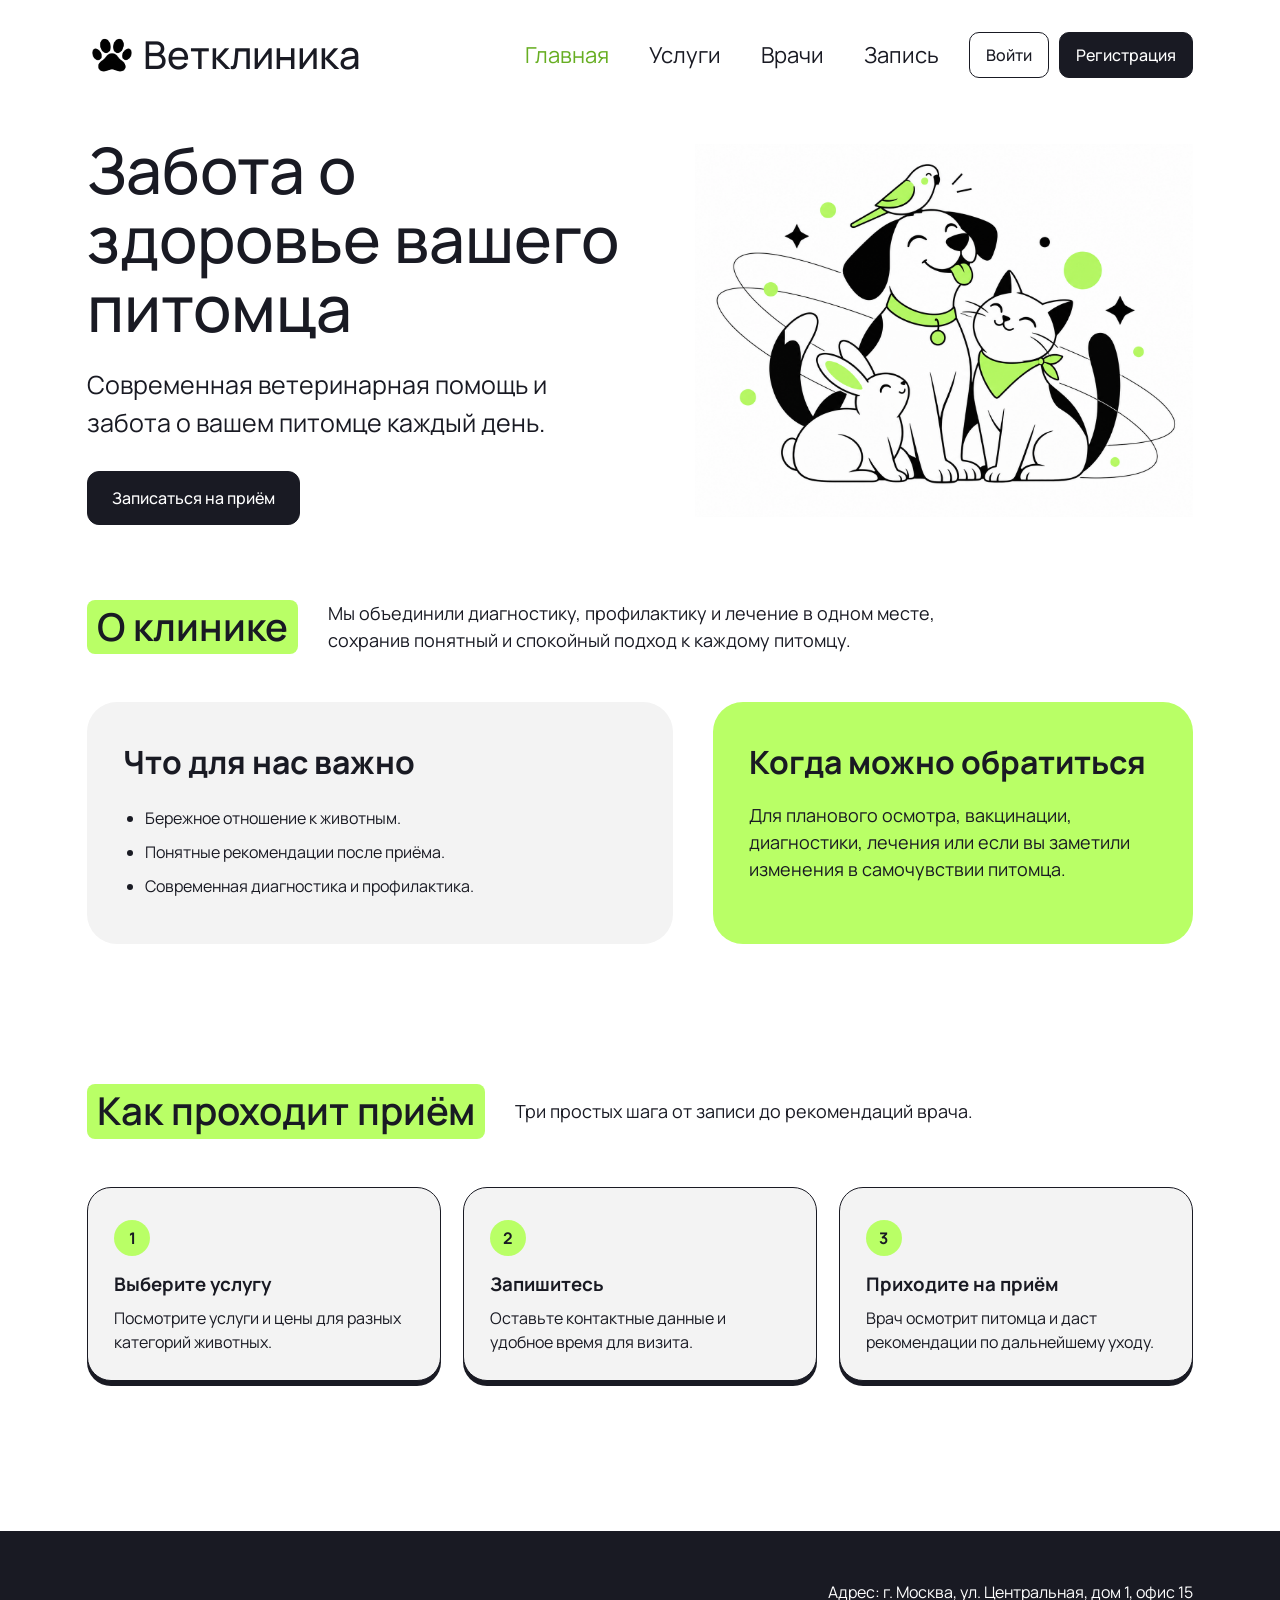
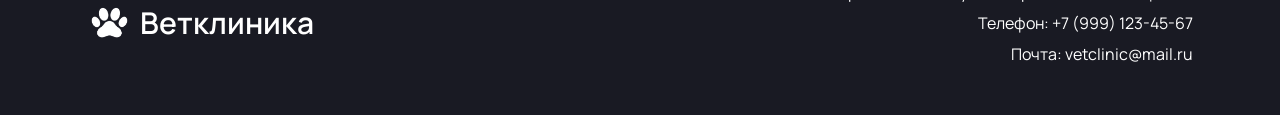
<file: index.html>
<!DOCTYPE html>
<html lang="ru">
<head>
<meta charset="UTF-8">
<meta name="viewport" content="width=device-width, initial-scale=1.0">
<title>Ветеринарная клиника</title>
<link rel="stylesheet" href="css/style.css">
<link rel="preconnect" href="https://fonts.googleapis.com">
<link rel="preconnect" href="https://fonts.gstatic.com" crossorigin>
<link href="https://fonts.googleapis.com/css2?family=Manrope:wght@400;500;600;700&display=swap" rel="stylesheet">
<script src="js/main.js" defer></script>
<script src="js/forms.js" defer></script>
</head>
<body>
<header class="header">
<a class="logo header__logo" href="index.html" aria-label="Ветклиника — на главную">
<img class="logo__paw" src="images/paw.png" alt="">
<span class="logo__text">Ветклиника</span>
</a>

<button class="burger" type="button" aria-label="Открыть меню" aria-expanded="false" aria-controls="main-nav">
<span class="burger__line"></span>
<span class="burger__line"></span>
<span class="burger__line"></span>
</button>

<nav class="nav header__nav" id="main-nav" aria-label="Основная навигация">
<ul class="nav__list">
<li class="nav__item"><a class="nav__link nav__link--active" href="index.html">Главная</a></li>
<li class="nav__item"><a class="nav__link" href="service.html">Услуги</a></li>
<li class="nav__item"><a class="nav__link" href="doctors.html">Врачи</a></li>
<li class="nav__item"><a class="nav__link" href="appointments.html">Запись</a></li>
</ul>

<div class="auth-buttons nav__auth">
<button class="auth-buttons__button" type="button" data-modal-open="loginModal">Войти</button>
<button class="auth-buttons__button auth-buttons__button--dark" type="button" data-modal-open="registerModal">Регистрация</button>
</div>
</nav>
</header>

<main>
<section class="hero">
<div class="hero__content">
<h1 class="hero__title">Забота о здоровье вашего питомца</h1>
<p class="hero__text">Современная ветеринарная помощь и забота о вашем питомце каждый день.</p>
<a class="button hero__button" href="appointments.html">Записаться на приём</a>
</div>

<img class="hero__image" src="images/cats_dogs.png" alt="Собака, кошка, кролик и птица">
</section>

<section class="section home-about">
<div class="container">
<div class="section-heading">
<h2 class="section-heading__title">О клинике</h2>
<p class="section-heading__text">Мы объединили диагностику, профилактику и лечение в одном месте, сохранив понятный и спокойный подход к каждому питомцу.</p>
</div>

<div class="home-about__grid">
<article class="home-about__panel">
<h2>Что для нас важно</h2>
<ul class="advantages">
<li>Бережное отношение к животным.</li>
<li>Понятные рекомендации после приёма.</li>
<li>Современная диагностика и профилактика.</li>
</ul>
</article>

<article class="home-about__panel home-about__panel--green">
<h2>Когда можно обратиться</h2>
<p>Для планового осмотра, вакцинации, диагностики, лечения или если вы заметили изменения в самочувствии питомца.</p>
</article>
</div>
</div>
</section>

<section class="section">
<div class="container">
<div class="section-heading">
<h2 class="section-heading__title">Как проходит приём</h2>
<p class="section-heading__text">Три простых шага от записи до рекомендаций врача.</p>
</div>

<ol class="steps">
<li class="steps__item">
<h3>Выберите услугу</h3>
<p>Посмотрите услуги и цены для разных категорий животных.</p>
</li>
<li class="steps__item">
<h3>Запишитесь</h3>
<p>Оставьте контактные данные и удобное время для визита.</p>
</li>
<li class="steps__item">
<h3>Приходите на приём</h3>
<p>Врач осмотрит питомца и даст рекомендации по дальнейшему уходу.</p>
</li>
</ol>
</div>
</section>
</main>

<footer class="footer">
<div class="footer__inner">
<div class="footer__logo">
<img src="images/paw.png" alt="">
<span>Ветклиника</span>
</div>

<div class="footer__contacts">
<p>Адрес: г. Москва, ул. Центральная, дом 1, офис 15</p>
<p>Телефон: <a href="tel:+79991234567">+7 (999) 123-45-67</a></p>
<p>Почта: <a href="mailto:vetclinic@mail.ru">vetclinic@mail.ru</a></p>
</div>
</div>
</footer>
<div class="modal" id="loginModal" aria-hidden="true" role="dialog" aria-modal="true" aria-labelledby="loginTitle">
<div class="modal__window">
<button class="modal__close" type="button" data-modal-close aria-label="Закрыть окно">×</button>
<h2 class="modal__title" id="loginTitle">Вход</h2>

<form class="form" action="#" method="post" data-demo-form>
<label class="form__label" for="loginEmail">Почта <span class="form__required">*</span></label>
<input class="form__input" id="loginEmail" type="email" name="email" required autocomplete="username" placeholder="Введите почту">

<label class="form__label" for="loginPassword">Пароль <span class="form__required">*</span></label>
<input class="form__input" id="loginPassword" type="password" name="password" required autocomplete="current-password" placeholder="Введите пароль">

<label class="form__check">
<input type="checkbox" name="remember">
<span>Запомнить меня</span>
</label>

<button class="button button--green" type="submit">Войти</button>
<p class="form-status" aria-live="polite"></p>
</form>
</div>
</div>

<div class="modal" id="registerModal" aria-hidden="true" role="dialog" aria-modal="true" aria-labelledby="registerTitle">
<div class="modal__window">
<button class="modal__close" type="button" data-modal-close aria-label="Закрыть окно">×</button>
<h2 class="modal__title" id="registerTitle">Регистрация</h2>

<form class="form" id="registerForm" action="#" method="post" data-demo-form>
<label class="form__label" for="registerName">Имя пользователя <span class="form__required">*</span></label>
<input class="form__input" id="registerName" type="text" name="username" required minlength="3" autocomplete="name" placeholder="Минимум 3 символа">

<label class="form__label" for="registerEmail">Email <span class="form__required">*</span></label>
<input class="form__input" id="registerEmail" type="email" name="email" required autocomplete="email" placeholder="name@example.ru">

<label class="form__label" for="registerPassword">Пароль <span class="form__required">*</span></label>
<input class="form__input" id="registerPassword" type="password" name="password" required minlength="8" autocomplete="new-password" placeholder="Минимум 8 символов">

<label class="form__label" for="registerPasswordConfirm">Подтверждение пароля <span class="form__required">*</span></label>
<input class="form__input" id="registerPasswordConfirm" type="password" name="password_confirm" required autocomplete="new-password" placeholder="Повторите пароль">

<label class="form__check">
<input type="checkbox" name="terms" required>
<span>Я согласен(на) с условиями использования и обработкой данных <span class="form__required">*</span></span>
</label>

<button class="button button--green" type="submit">Зарегистрироваться</button>
<p class="form-status" aria-live="polite"></p>
</form>
</div>
</div>
</body>
</html>
</file>
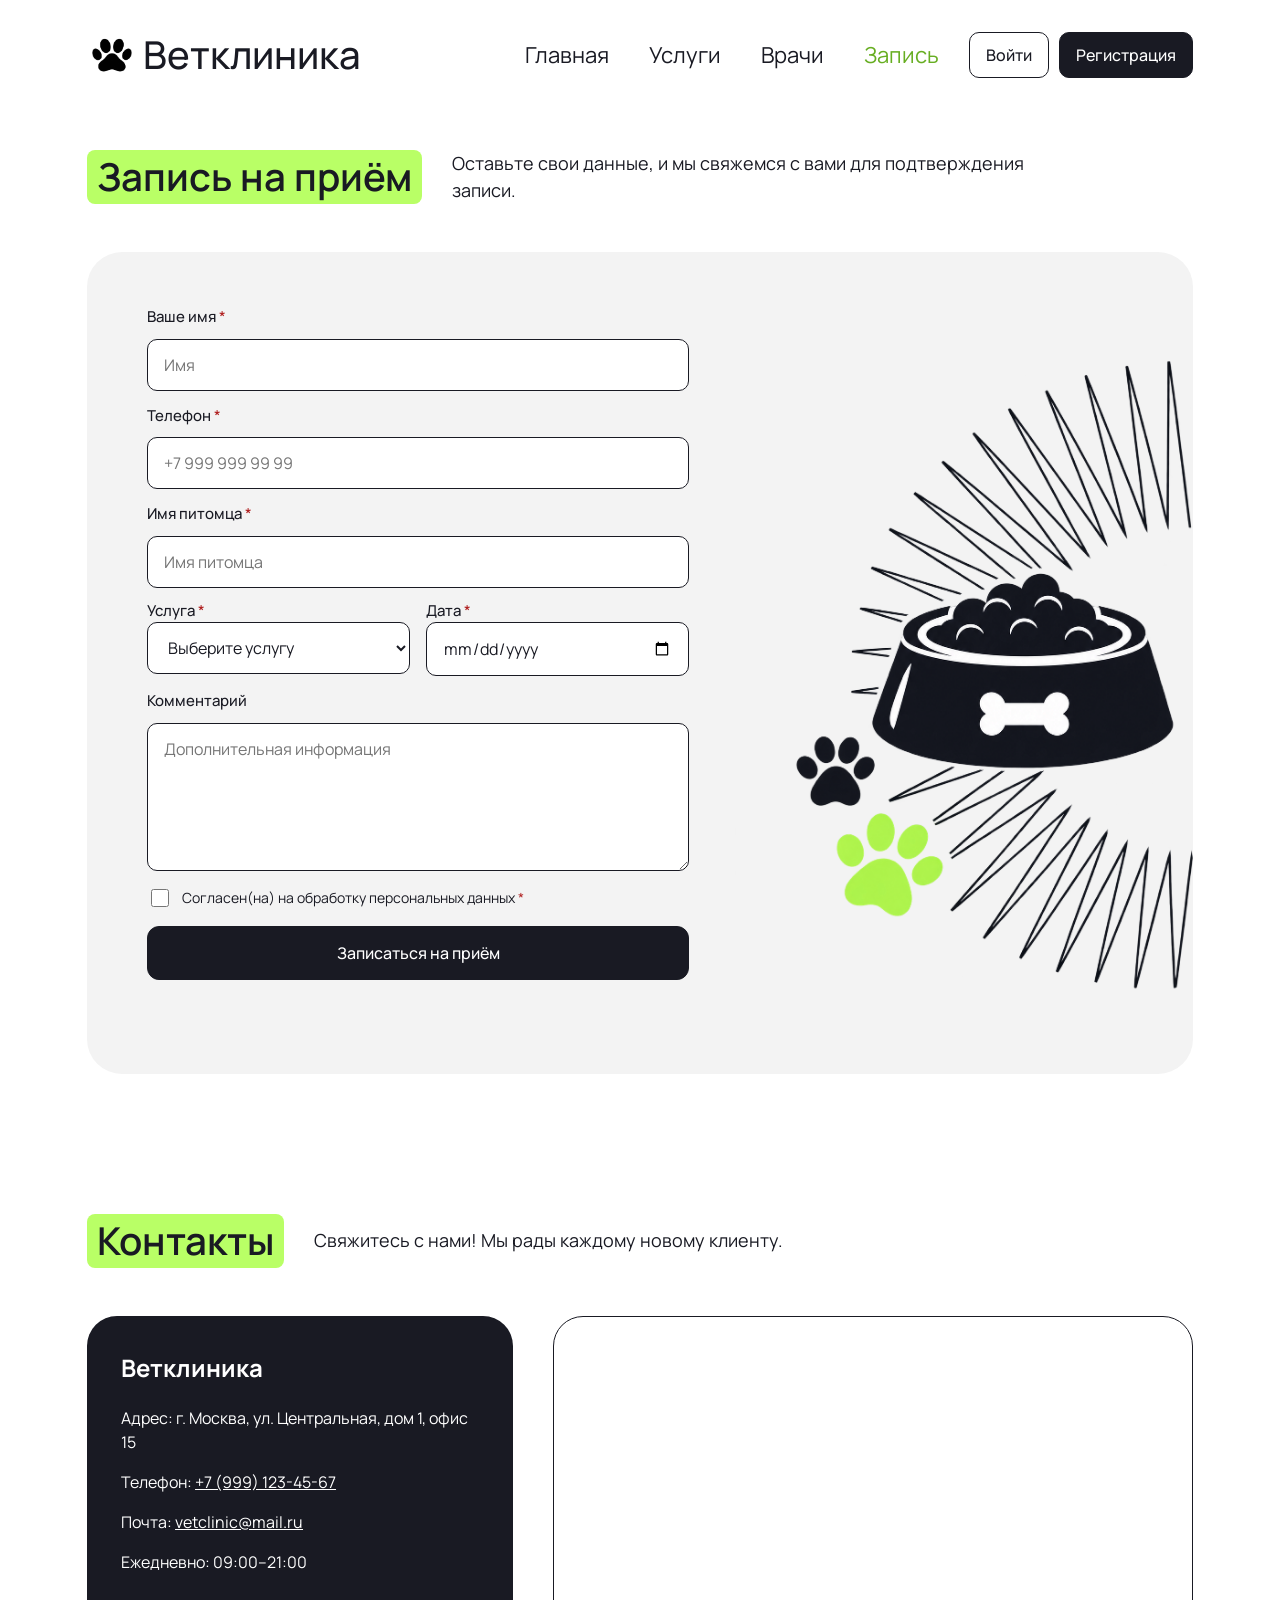
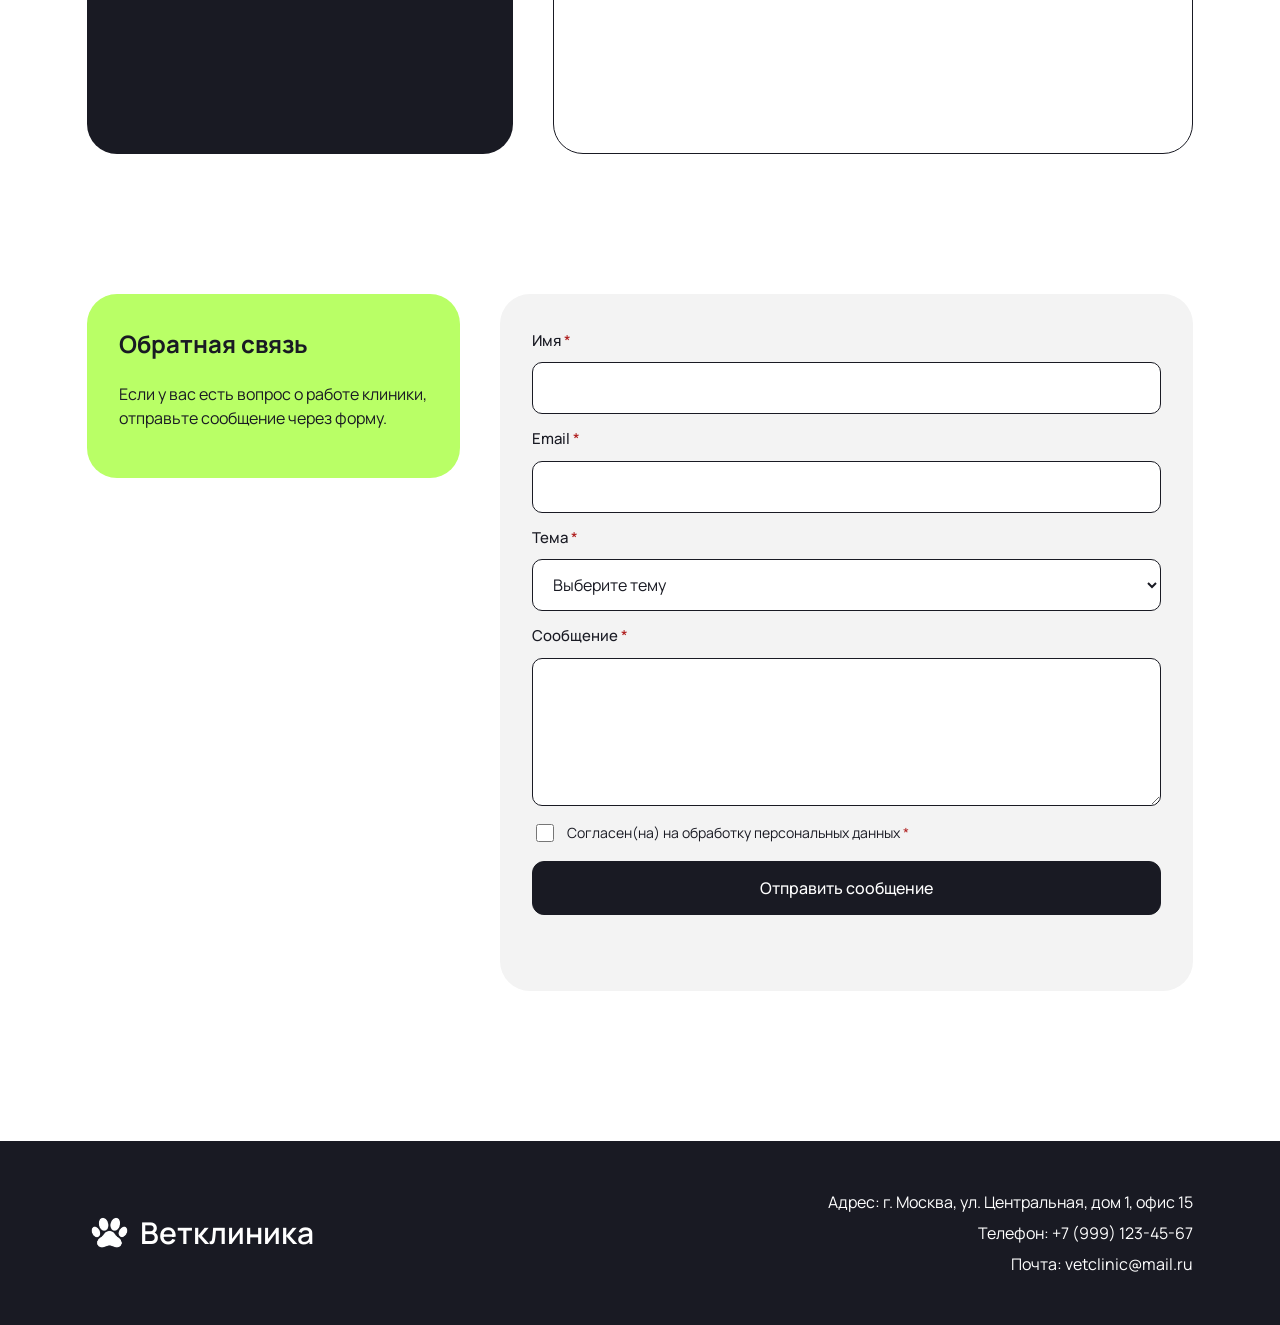
<file: appointments.html>
<!DOCTYPE html>
<html lang="ru">

<head>
    <meta charset="UTF-8">
    <meta name="viewport" content="width=device-width, initial-scale=1.0">
    <title>Запись — Ветклиника</title>
    <link rel="stylesheet" href="css/style.css">
    <link rel="preconnect" href="https://fonts.googleapis.com">
    <link rel="preconnect" href="https://fonts.gstatic.com" crossorigin>
    <link href="https://fonts.googleapis.com/css2?family=Manrope:wght@400;500;600;700&display=swap" rel="stylesheet">
    <script src="js/main.js" defer></script>
    <script src="js/forms.js" defer></script>
</head>

<body>
    <header class="header">
        <a class="logo header__logo" href="index.html" aria-label="Ветклиника — на главную">
            <img class="logo__paw" src="images/paw.png" alt="">
            <span class="logo__text">Ветклиника</span>
        </a>

        <button class="burger" type="button" aria-label="Открыть меню" aria-expanded="false" aria-controls="main-nav">
            <span class="burger__line"></span>
            <span class="burger__line"></span>
            <span class="burger__line"></span>
        </button>

        <nav class="nav header__nav" id="main-nav" aria-label="Основная навигация">
            <ul class="nav__list">
                <li class="nav__item"><a class="nav__link" href="index.html">Главная</a></li>
                <li class="nav__item"><a class="nav__link" href="service.html">Услуги</a></li>
                <li class="nav__item"><a class="nav__link" href="doctors.html">Врачи</a></li>
                <li class="nav__item"><a class="nav__link nav__link--active" href="appointments.html">Запись</a></li>
            </ul>

            <div class="auth-buttons nav__auth">
                <button class="auth-buttons__button" type="button" data-modal-open="loginModal">Войти</button>
                <button class="auth-buttons__button auth-buttons__button--dark" type="button"
                    data-modal-open="registerModal">Регистрация</button>
            </div>
        </nav>
    </header>

    <main>
        <section class="section appointment">
            <div class="container">
                <div class="section-heading">
                    <h1 class="section-heading__title">Запись на приём</h1>
                    <p class="section-heading__text">Оставьте свои данные, и мы свяжемся с вами для подтверждения
                        записи.</p>
                </div>

                <div class="appointment__box">
                    <form class="appointment-form" action="#" method="post" data-demo-form>
                        <label class="form__label" for="appointmentName">Ваше имя <span
                                class="form__required">*</span></label>
                        <input class="form__input" id="appointmentName" type="text" name="name" required
                            placeholder="Имя">

                        <label class="form__label" for="appointmentPhone">Телефон <span
                                class="form__required">*</span></label>
                        <input class="form__input" id="appointmentPhone" type="tel" name="phone" required
                            placeholder="+7 999 999 99 99">

                        <label class="form__label" for="petName">Имя питомца <span
                                class="form__required">*</span></label>
                        <input class="form__input" id="petName" type="text" name="pet_name" required
                            placeholder="Имя питомца">

                        <div class="appointment-form__row">
                            <div>
                                <label class="form__label" for="appointmentService">Услуга <span
                                        class="form__required">*</span></label>
                                <select class="form__select" id="appointmentService" name="service" required>
                                    <option value="">Выберите услугу</option>
                                    <option>Первичный приём</option>
                                    <option>Вакцинация</option>
                                    <option>УЗИ и диагностика</option>
                                    <option>Стоматология</option>
                                    <option>Хирургия</option>
                                    <option>Дерматология</option>
                                </select>
                            </div>

                            <div>
                                <label class="form__label" for="appointmentDate">Дата <span
                                        class="form__required">*</span></label>
                                <input class="form__input" id="appointmentDate" type="date" name="date" required>
                            </div>
                        </div>

                        <label class="form__label" for="appointmentComment">Комментарий</label>
                        <textarea class="form__textarea" id="appointmentComment" name="comment" rows="5"
                            placeholder="Дополнительная информация"></textarea>

                        <label class="form__check">
                            <input type="checkbox" name="privacy" required>
                            <span>Согласен(на) на обработку персональных данных <span
                                    class="form__required">*</span></span>
                        </label>

                        <button class="button" type="submit">Записаться на приём</button>
                        <p class="form-status" aria-live="polite"></p>
                    </form>

                    <div class="appointment__image">
                        <img src="images/last.png" alt="Домашние животные">
                    </div>
                </div>
            </div>
        </section>

                <section class="section">
            <div class="container">
                <div class="section-heading">
                    <h2 class="section-heading__title">Контакты</h2>
                    <p class="section-heading__text">Свяжитесь с нами! Мы рады каждому новому клиенту.</p>
                </div>

                <div class="contacts">
                    <article class="contacts__card">
                        <h2>Ветклиника</h2>
                        <p>Адрес: г. Москва, ул. Центральная, дом 1, офис 15</p>
                        <p>Телефон: <a href="tel:+79991234567">+7 (999) 123-45-67</a></p>
                        <p>Почта: <a href="mailto:vetclinic@mail.ru">vetclinic@mail.ru</a></p>
                        <p>Ежедневно: 09:00–21:00</p>
                    </article>

                    <div class="contacts__map">
                        <iframe
                            src="https://www.google.com/maps?q=%D0%9C%D0%BE%D1%81%D0%BA%D0%B2%D0%B0,%20%D1%83%D0%BB.%20%D0%A6%D0%B5%D0%BD%D1%82%D1%80%D0%B0%D0%BB%D1%8C%D0%BD%D0%B0%D1%8F,%2015&output=embed"
                            title="Карта расположения ветеринарной клиники" loading="lazy" allowfullscreen></iframe>
                    </div>
                </div>
            </div>
        </section>

        <section class="section">
            <div class="container">
                <div class="feedback">
                    <div class="feedback__intro">
                        <h2>Обратная связь</h2>
                        <p>Если у вас есть вопрос о работе клиники, отправьте сообщение через форму.</p>
                    </div>

                    <form class="form feedback__form" action="#" method="post" data-demo-form>
                        <label class="form__label" for="feedbackName">Имя <span class="form__required">*</span></label>
                        <input class="form__input" id="feedbackName" type="text" name="name" required>

                        <label class="form__label" for="feedbackEmail">Email <span
                                class="form__required">*</span></label>
                        <input class="form__input" id="feedbackEmail" type="email" name="email" required>

                        <label class="form__label" for="feedbackSubject">Тема <span
                                class="form__required">*</span></label>
                        <select class="form__select" id="feedbackSubject" name="subject" required>
                            <option value="">Выберите тему</option>
                            <option value="appointment">Запись на приём</option>
                            <option value="services">Вопрос об услугах</option>
                            <option value="doctors">Вопрос о врачах</option>
                            <option value="other">Другое</option>
                        </select>

                        <label class="form__label" for="feedbackMessage">Сообщение <span
                                class="form__required">*</span></label>
                        <textarea class="form__textarea" id="feedbackMessage" name="message" required
                            rows="5"></textarea>

                        <label class="form__check">
                            <input type="checkbox" name="privacy" required>
                            <span>Согласен(на) на обработку персональных данных <span
                                    class="form__required">*</span></span>
                        </label>

                        <button class="button" type="submit">Отправить сообщение</button>
                        <p class="form-status" aria-live="polite"></p>
                    </form>
                </div>
            </div>
        </section>
    </main>

    <footer class="footer">
        <div class="footer__inner">
            <div class="footer__logo">
                <img src="images/paw.png" alt="">
                <span>Ветклиника</span>
            </div>

            <div class="footer__contacts">
                <p>Адрес: г. Москва, ул. Центральная, дом 1, офис 15</p>
                <p>Телефон: <a href="tel:+79991234567">+7 (999) 123-45-67</a></p>
                <p>Почта: <a href="mailto:vetclinic@mail.ru">vetclinic@mail.ru</a></p>
            </div>
        </div>
    </footer>
    <div class="modal" id="loginModal" aria-hidden="true" role="dialog" aria-modal="true" aria-labelledby="loginTitle">
        <div class="modal__window">
            <button class="modal__close" type="button" data-modal-close aria-label="Закрыть окно">×</button>
            <h2 class="modal__title" id="loginTitle">Вход</h2>

            <form class="form" action="#" method="post" data-demo-form>
                <label class="form__label" for="loginEmail">Почта <span class="form__required">*</span></label>
                <input class="form__input" id="loginEmail" type="email" name="email" required autocomplete="username"
                    placeholder="Введите почту">

                <label class="form__label" for="loginPassword">Пароль <span class="form__required">*</span></label>
                <input class="form__input" id="loginPassword" type="password" name="password" required
                    autocomplete="current-password" placeholder="Введите пароль">

                <label class="form__check">
                    <input type="checkbox" name="remember">
                    <span>Запомнить меня</span>
                </label>

                <button class="button button--green" type="submit">Войти</button>
                <p class="form-status" aria-live="polite"></p>
            </form>
        </div>
    </div>

    <div class="modal" id="registerModal" aria-hidden="true" role="dialog" aria-modal="true"
        aria-labelledby="registerTitle">
        <div class="modal__window">
            <button class="modal__close" type="button" data-modal-close aria-label="Закрыть окно">×</button>
            <h2 class="modal__title" id="registerTitle">Регистрация</h2>

            <form class="form" id="registerForm" action="#" method="post" data-demo-form>
                <label class="form__label" for="registerName">Имя пользователя <span
                        class="form__required">*</span></label>
                <input class="form__input" id="registerName" type="text" name="username" required minlength="3"
                    autocomplete="name" placeholder="Минимум 3 символа">

                <label class="form__label" for="registerEmail">Email <span class="form__required">*</span></label>
                <input class="form__input" id="registerEmail" type="email" name="email" required autocomplete="email"
                    placeholder="name@example.ru">
                <label class="form__label" for="registerEmail">Телефон <span class="form__required">*</span></label>
                <input class="form__input" id="registerEmail" type="email" name="email" required autocomplete="email"
                    placeholder="+7(9__)-___-__-__">

                <label class="form__label" for="registerPassword">Пароль <span class="form__required">*</span></label>
                <input class="form__input" id="registerPassword" type="password" name="password" required minlength="8"
                    autocomplete="new-password" placeholder="Минимум 8 символов">

                <label class="form__label" for="registerPasswordConfirm">Подтверждение пароля <span
                        class="form__required">*</span></label>
                <input class="form__input" id="registerPasswordConfirm" type="password" name="password_confirm" required
                    autocomplete="new-password" placeholder="Повторите пароль">

<label class="form__check">
                    <input type="checkbox" name="terms" required>
                    <span>Я принимаю условия использования и политику конфиденциальности <span
                            class="form__required">*</span></span>
                </label>
                                <label class="form__check">
                    <input type="checkbox" name="terms" required>
                    <span>Я согласен(на) на получение информации рекламного характера <span
                            class="form__required">*</span></span>
                </label>

                <button class="button button--green" type="submit">Зарегистрироваться</button>
                <p class="form-status" aria-live="polite"></p>
            </form>
        </div>
    </div>
</body>

</html>
</file>
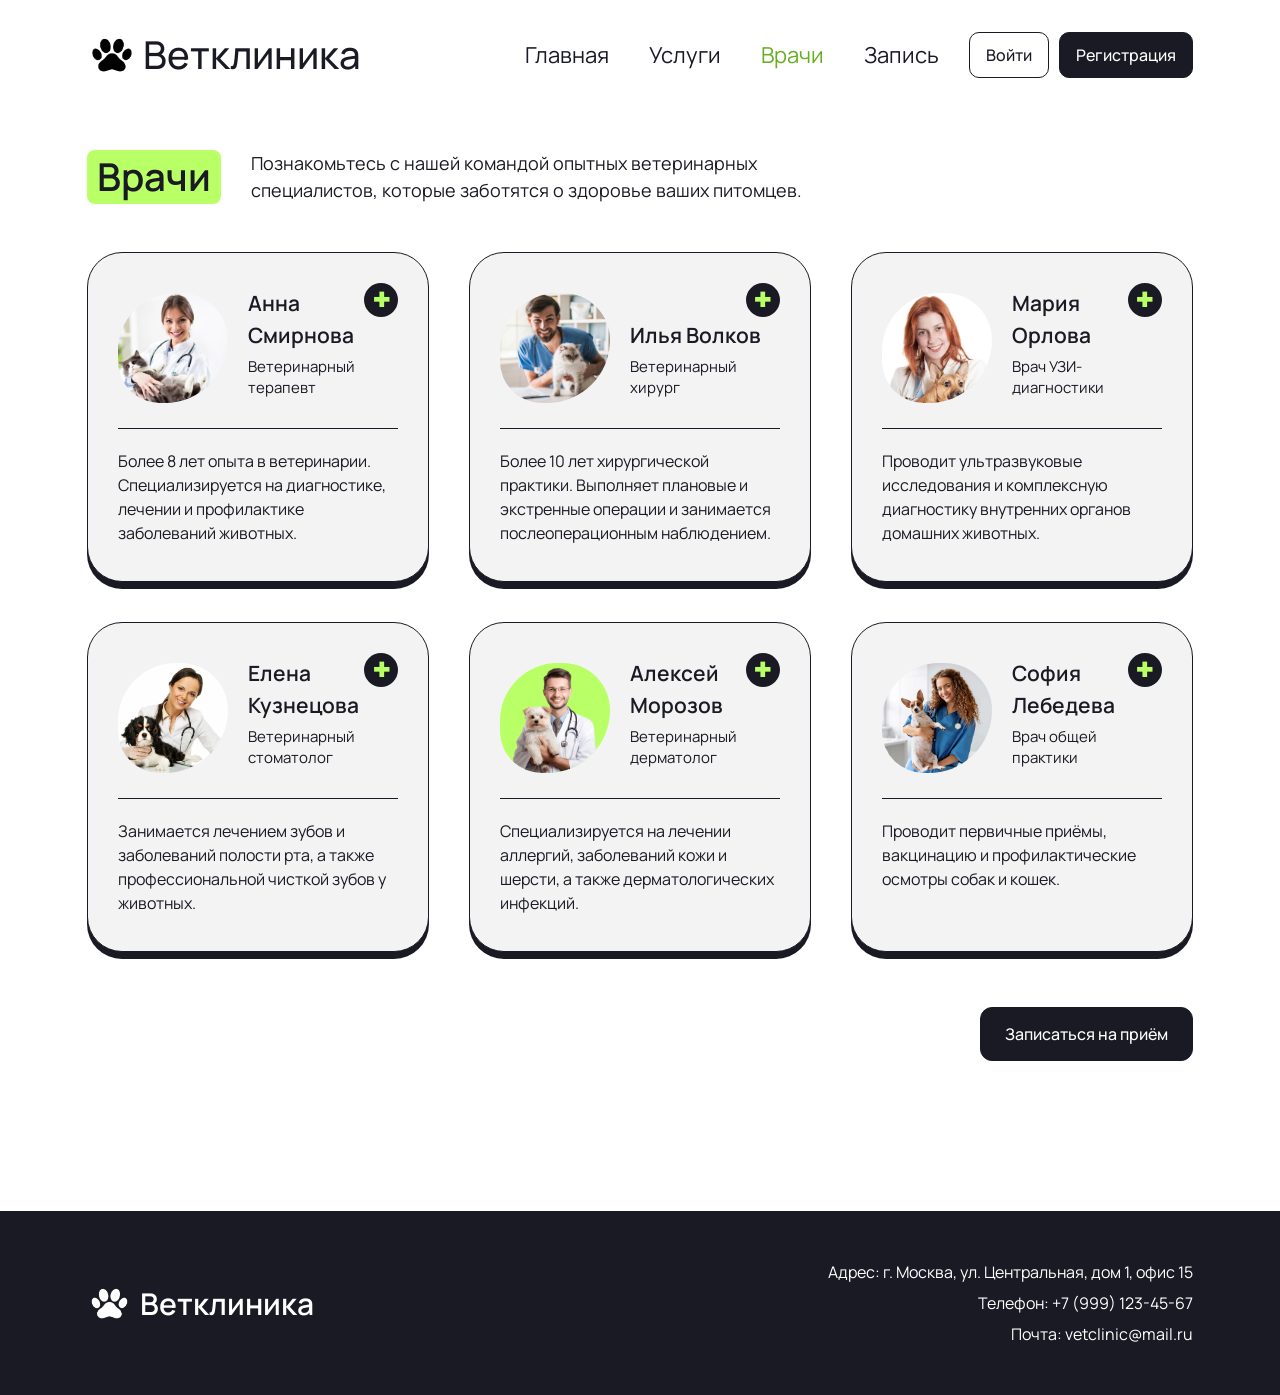
<file: doctors.html>
<!DOCTYPE html>
<html lang="ru">
<head>
<meta charset="UTF-8">
<meta name="viewport" content="width=device-width, initial-scale=1.0">
<title>Врачи — Ветклиника</title>
<link rel="stylesheet" href="css/style.css">
<link rel="preconnect" href="https://fonts.googleapis.com">
<link rel="preconnect" href="https://fonts.gstatic.com" crossorigin>
<link href="https://fonts.googleapis.com/css2?family=Manrope:wght@400;500;600;700&display=swap" rel="stylesheet">
<script src="js/main.js" defer></script>
<script src="js/forms.js" defer></script>
</head>
<body>
<header class="header">
<a class="logo header__logo" href="index.html" aria-label="Ветклиника — на главную">
<img class="logo__paw" src="images/paw.png" alt="">
<span class="logo__text">Ветклиника</span>
</a>

<button class="burger" type="button" aria-label="Открыть меню" aria-expanded="false" aria-controls="main-nav">
<span class="burger__line"></span>
<span class="burger__line"></span>
<span class="burger__line"></span>
</button>

<nav class="nav header__nav" id="main-nav" aria-label="Основная навигация">
<ul class="nav__list">
<li class="nav__item"><a class="nav__link" href="index.html">Главная</a></li>
<li class="nav__item"><a class="nav__link" href="service.html">Услуги</a></li>
<li class="nav__item"><a class="nav__link nav__link--active" href="doctors.html">Врачи</a></li>
<li class="nav__item"><a class="nav__link" href="appointments.html">Запись</a></li>
</ul>

<div class="auth-buttons nav__auth">
<button class="auth-buttons__button" type="button" data-modal-open="loginModal">Войти</button>
<button class="auth-buttons__button auth-buttons__button--dark" type="button" data-modal-open="registerModal">Регистрация</button>
</div>
</nav>
</header>

<main>
<section class="section doctors">
<div class="container">
<div class="section-heading">
<h1 class="section-heading__title">Врачи</h1>
<p class="section-heading__text">Познакомьтесь с нашей командой опытных ветеринарных специалистов, которые заботятся о здоровье ваших питомцев.</p>
</div>

<div class="doctors__grid">
<article class="doctor-card">
<div class="doctor-card__top">
<div class="doctor-card__photo"><img src="images/doctor1.jpg" alt="Ветеринар Анна Смирнова"></div>
<div class="doctor-card__info"><h2>Анна Смирнова</h2><p>Ветеринарный терапевт</p></div>
<div class="doctor-card__badge" aria-hidden="true">✚</div>
</div>
<hr class="doctor-card__line">
<p class="doctor-card__description">Более 8 лет опыта в ветеринарии. Специализируется на диагностике, лечении и профилактике заболеваний животных.</p>
</article>
<article class="doctor-card">
<div class="doctor-card__top">
<div class="doctor-card__photo"><img src="images/doctor2.jpg" alt="Ветеринар Илья Волков"></div>
<div class="doctor-card__info"><h2>Илья Волков</h2><p>Ветеринарный хирург</p></div>
<div class="doctor-card__badge" aria-hidden="true">✚</div>
</div>
<hr class="doctor-card__line">
<p class="doctor-card__description">Более 10 лет хирургической практики. Выполняет плановые и экстренные операции и занимается послеоперационным наблюдением.</p>
</article>
<article class="doctor-card">
<div class="doctor-card__top">
<div class="doctor-card__photo"><img src="images/doctor3.jpg" alt="Ветеринар Мария Орлова"></div>
<div class="doctor-card__info"><h2>Мария Орлова</h2><p>Врач УЗИ-диагностики</p></div>
<div class="doctor-card__badge" aria-hidden="true">✚</div>
</div>
<hr class="doctor-card__line">
<p class="doctor-card__description">Проводит ультразвуковые исследования и комплексную диагностику внутренних органов домашних животных.</p>
</article>
<article class="doctor-card">
<div class="doctor-card__top">
<div class="doctor-card__photo"><img src="images/doctor4.jpg" alt="Ветеринар Елена Кузнецова"></div>
<div class="doctor-card__info"><h2>Елена Кузнецова</h2><p>Ветеринарный стоматолог</p></div>
<div class="doctor-card__badge" aria-hidden="true">✚</div>
</div>
<hr class="doctor-card__line">
<p class="doctor-card__description">Занимается лечением зубов и заболеваний полости рта, а также профессиональной чисткой зубов у животных.</p>
</article>
<article class="doctor-card">
<div class="doctor-card__top">
<div class="doctor-card__photo"><img src="images/doctor5.jpg" alt="Ветеринар Алексей Морозов"></div>
<div class="doctor-card__info"><h2>Алексей Морозов</h2><p>Ветеринарный дерматолог</p></div>
<div class="doctor-card__badge" aria-hidden="true">✚</div>
</div>
<hr class="doctor-card__line">
<p class="doctor-card__description">Специализируется на лечении аллергий, заболеваний кожи и шерсти, а также дерматологических инфекций.</p>
</article>
<article class="doctor-card">
<div class="doctor-card__top">
<div class="doctor-card__photo"><img src="images/doctor6.jpg" alt="Ветеринар София Лебедева"></div>
<div class="doctor-card__info"><h2>София Лебедева</h2><p>Врач общей практики</p></div>
<div class="doctor-card__badge" aria-hidden="true">✚</div>
</div>
<hr class="doctor-card__line">
<p class="doctor-card__description">Проводит первичные приёмы, вакцинацию и профилактические осмотры собак и кошек.</p>
</article>
</div>

<div class="doctors__actions">
<a class="button" href="appointments.html">Записаться на приём</a>
</div>
</div>
</section>
</main>

<footer class="footer">
<div class="footer__inner">
<div class="footer__logo">
<img src="images/paw.png" alt="">
<span>Ветклиника</span>
</div>

<div class="footer__contacts">
<p>Адрес: г. Москва, ул. Центральная, дом 1, офис 15</p>
<p>Телефон: <a href="tel:+79991234567">+7 (999) 123-45-67</a></p>
<p>Почта: <a href="mailto:vetclinic@mail.ru">vetclinic@mail.ru</a></p>
</div>
</div>
</footer>
<div class="modal" id="loginModal" aria-hidden="true" role="dialog" aria-modal="true" aria-labelledby="loginTitle">
<div class="modal__window">
<button class="modal__close" type="button" data-modal-close aria-label="Закрыть окно">×</button>
<h2 class="modal__title" id="loginTitle">Вход</h2>

<form class="form" action="#" method="post" data-demo-form>
<label class="form__label" for="loginEmail">Почта <span class="form__required">*</span></label>
<input class="form__input" id="loginEmail" type="email" name="email" required autocomplete="username" placeholder="Введите почту">

<label class="form__label" for="loginPassword">Пароль <span class="form__required">*</span></label>
<input class="form__input" id="loginPassword" type="password" name="password" required autocomplete="current-password" placeholder="Введите пароль">

<label class="form__check">
<input type="checkbox" name="remember">
<span>Запомнить меня</span>
</label>

<button class="button button--green" type="submit">Войти</button>
<p class="form-status" aria-live="polite"></p>
</form>
</div>
</div>

<div class="modal" id="registerModal" aria-hidden="true" role="dialog" aria-modal="true" aria-labelledby="registerTitle">
<div class="modal__window">
<button class="modal__close" type="button" data-modal-close aria-label="Закрыть окно">×</button>
<h2 class="modal__title" id="registerTitle">Регистрация</h2>

<form class="form" id="registerForm" action="#" method="post" data-demo-form>
<label class="form__label" for="registerName">Имя пользователя <span class="form__required">*</span></label>
<input class="form__input" id="registerName" type="text" name="username" required minlength="3" autocomplete="name" placeholder="Минимум 3 символа">

<label class="form__label" for="registerEmail">Email <span class="form__required">*</span></label>
<input class="form__input" id="registerEmail" type="email" name="email" required autocomplete="email" placeholder="name@example.ru">

<label class="form__label" for="registerPassword">Пароль <span class="form__required">*</span></label>
<input class="form__input" id="registerPassword" type="password" name="password" required minlength="8" autocomplete="new-password" placeholder="Минимум 8 символов">

<label class="form__label" for="registerPasswordConfirm">Подтверждение пароля <span class="form__required">*</span></label>
<input class="form__input" id="registerPasswordConfirm" type="password" name="password_confirm" required autocomplete="new-password" placeholder="Повторите пароль">

<label class="form__check">
<input type="checkbox" name="terms" required>
<span>Я согласен(на) с условиями использования и обработкой данных <span class="form__required">*</span></span>
</label>

<button class="button button--green" type="submit">Зарегистрироваться</button>
<p class="form-status" aria-live="polite"></p>
</form>
</div>
</div>
</body>
</html>
</file>
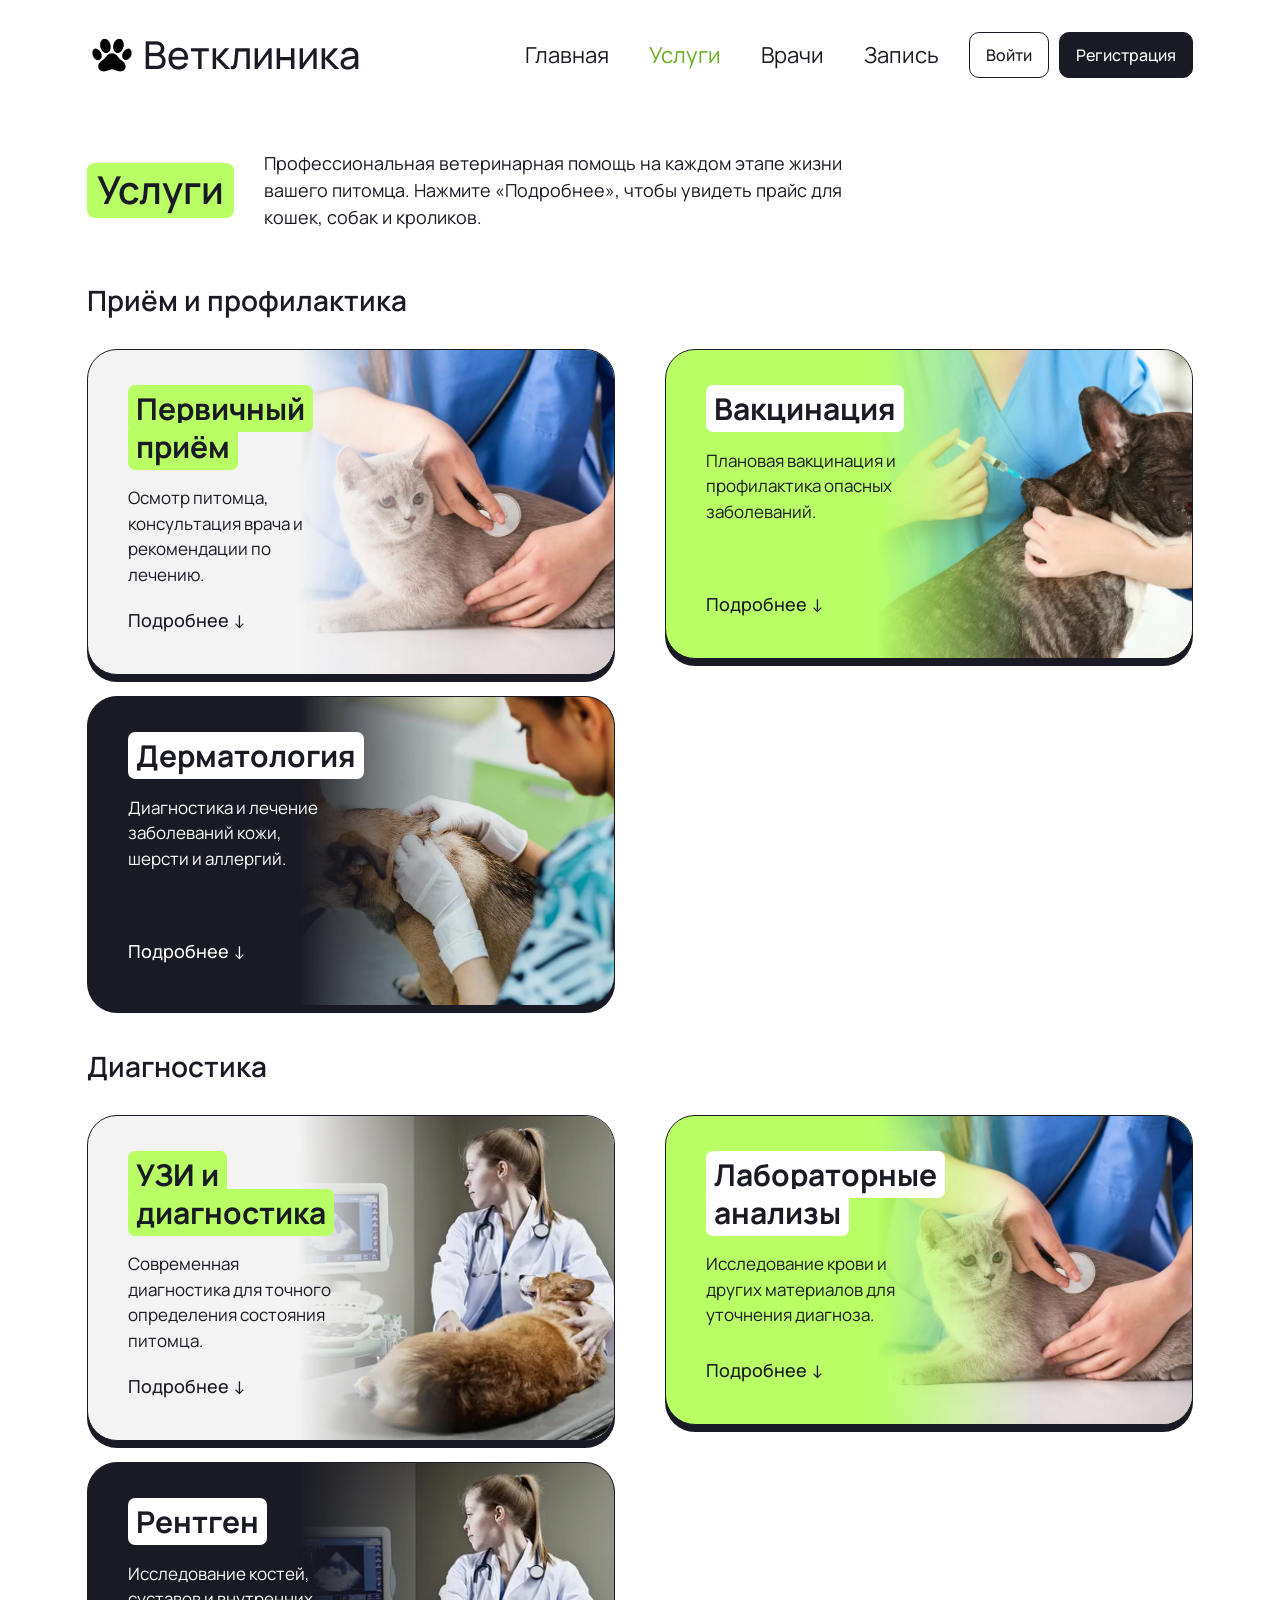
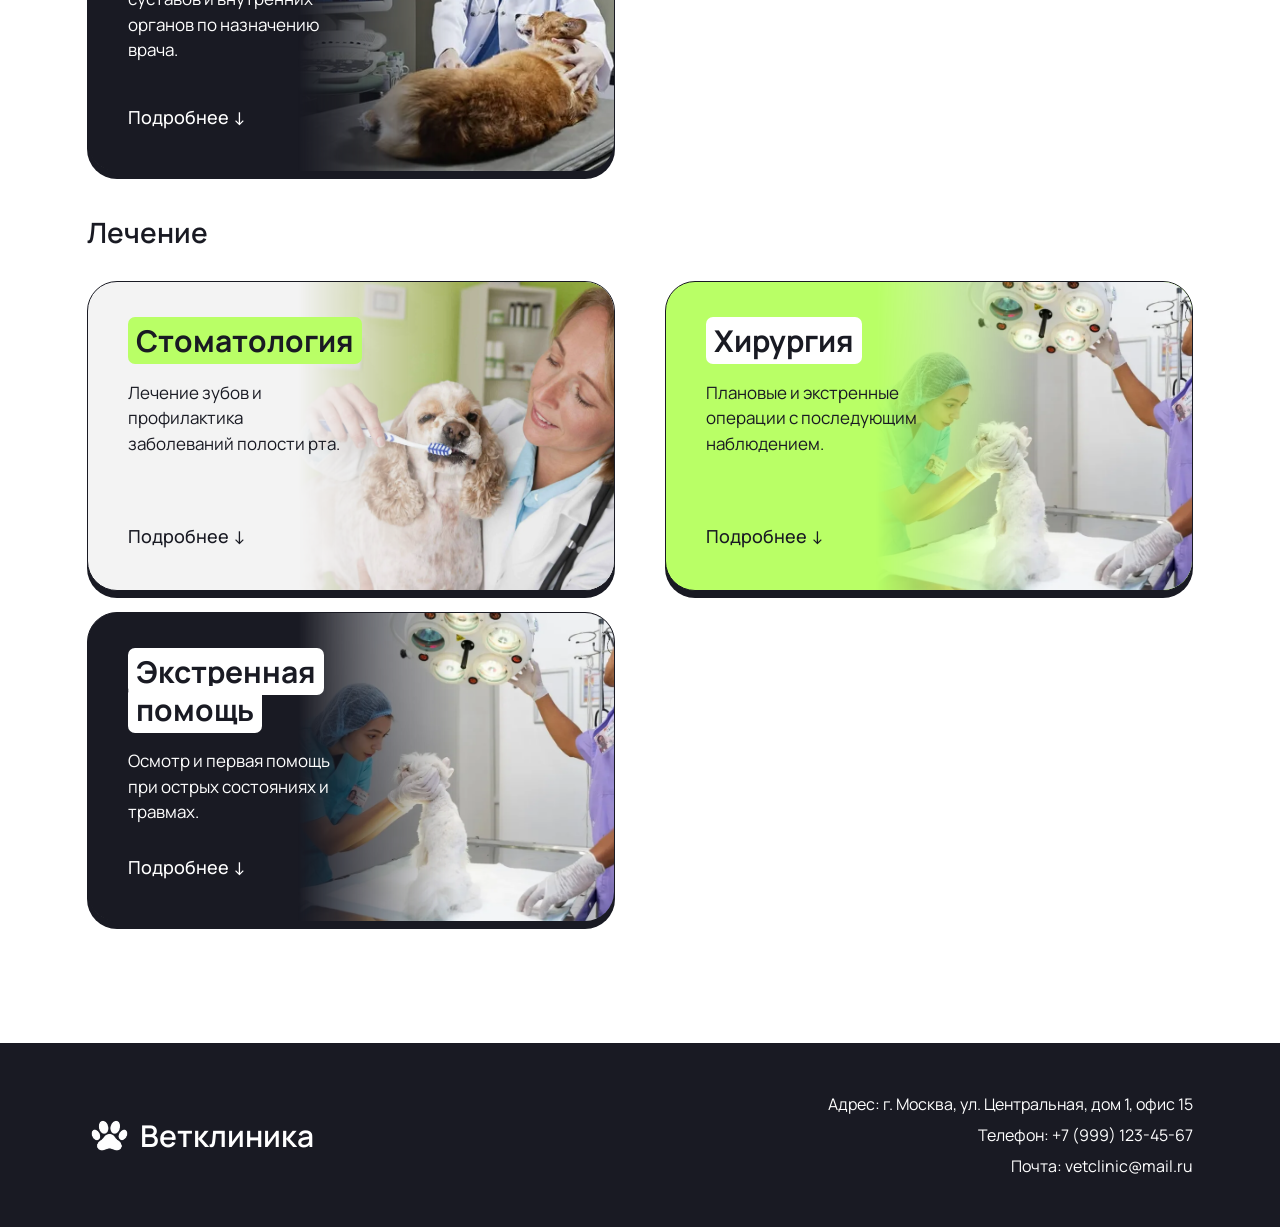
<file: service.html>
<!DOCTYPE html>
<html lang="ru">
<head>
<meta charset="UTF-8">
<meta name="viewport" content="width=device-width, initial-scale=1.0">
<title>Услуги — Ветклиника</title>
<link rel="stylesheet" href="css/style.css">
<link rel="preconnect" href="https://fonts.googleapis.com">
<link rel="preconnect" href="https://fonts.gstatic.com" crossorigin>
<link href="https://fonts.googleapis.com/css2?family=Manrope:wght@400;500;600;700&display=swap" rel="stylesheet">
<script src="js/main.js" defer></script>
<script src="js/forms.js" defer></script>
</head>
<body>
<header class="header">
<a class="logo header__logo" href="index.html" aria-label="Ветклиника — на главную">
<img class="logo__paw" src="images/paw.png" alt="">
<span class="logo__text">Ветклиника</span>
</a>

<button class="burger" type="button" aria-label="Открыть меню" aria-expanded="false" aria-controls="main-nav">
<span class="burger__line"></span>
<span class="burger__line"></span>
<span class="burger__line"></span>
</button>

<nav class="nav header__nav" id="main-nav" aria-label="Основная навигация">
<ul class="nav__list">
<li class="nav__item"><a class="nav__link" href="index.html">Главная</a></li>
<li class="nav__item"><a class="nav__link nav__link--active" href="service.html">Услуги</a></li>
<li class="nav__item"><a class="nav__link" href="doctors.html">Врачи</a></li>
<li class="nav__item"><a class="nav__link" href="appointments.html">Запись</a></li>
</ul>

<div class="auth-buttons nav__auth">
<button class="auth-buttons__button" type="button" data-modal-open="loginModal">Войти</button>
<button class="auth-buttons__button auth-buttons__button--dark" type="button" data-modal-open="registerModal">Регистрация</button>
</div>
</nav>
</header>

<main>
<section class="section services">
<div class="container">
<div class="section-heading">
<h1 class="section-heading__title">Услуги</h1>
<p class="section-heading__text">Профессиональная ветеринарная помощь на каждом этапе жизни вашего питомца. Нажмите «Подробнее», чтобы увидеть прайс для кошек, собак и кроликов.</p>
</div>

<section class="services__category">
<h2 class="services__category-title">Приём и профилактика</h2>
<div class="services__grid">
<div class="service-item">
<article class="service-card service-card--gray">
<div class="service-card__content">
<h3 class="service-card__title"><span>Первичный приём</span></h3>
<p class="service-card__text">Осмотр питомца, консультация врача и рекомендации по лечению.</p>
<button class="service-card__button" type="button" aria-expanded="false" aria-controls="price-1">Подробнее ↓</button>
</div>
<img class="service-card__image" src="images/cat_diagnosed.jpg" alt="Первичный приём питомца">
</article>

<div class="price-list" id="price-1" aria-hidden="true">
<h4 class="price-list__title">Прайс-лист</h4>
<table class="price-table">
<thead>
<tr><th scope="col">Животное</th><th scope="col">Цена</th></tr>
</thead>
<tbody>
<tr><th scope="row">Кошки</th><td>1500 ₽</td></tr>
<tr><th scope="row">Собаки</th><td>1800 ₽</td></tr>
<tr><th scope="row">Кролики</th><td>1300 ₽</td></tr>
</tbody>
</table>
</div>
</div>
<div class="service-item">
<article class="service-card service-card--green">
<div class="service-card__content">
<h3 class="service-card__title"><span>Вакцинация</span></h3>
<p class="service-card__text">Плановая вакцинация и профилактика опасных заболеваний.</p>
<button class="service-card__button" type="button" aria-expanded="false" aria-controls="price-2">Подробнее ↓</button>
</div>
<img class="service-card__image" src="images/vactina.jpg" alt="Вакцинация питомца">
</article>

<div class="price-list" id="price-2" aria-hidden="true">
<h4 class="price-list__title">Прайс-лист</h4>
<table class="price-table">
<thead>
<tr><th scope="col">Животное</th><th scope="col">Цена</th></tr>
</thead>
<tbody>
<tr><th scope="row">Кошки</th><td>1200 ₽</td></tr>
<tr><th scope="row">Собаки</th><td>1500 ₽</td></tr>
<tr><th scope="row">Кролики</th><td>1000 ₽</td></tr>
</tbody>
</table>
</div>
</div>
<div class="service-item">
<article class="service-card service-card--black">
<div class="service-card__content">
<h3 class="service-card__title"><span>Дерматология</span></h3>
<p class="service-card__text">Диагностика и лечение заболеваний кожи, шерсти и аллергий.</p>
<button class="service-card__button" type="button" aria-expanded="false" aria-controls="price-3">Подробнее ↓</button>
</div>
<img class="service-card__image" src="images/derma.jpg" alt="Осмотр кожи питомца">
</article>

<div class="price-list" id="price-3" aria-hidden="true">
<h4 class="price-list__title">Прайс-лист</h4>
<table class="price-table">
<thead>
<tr><th scope="col">Животное</th><th scope="col">Цена</th></tr>
</thead>
<tbody>
<tr><th scope="row">Кошки</th><td>1700 ₽</td></tr>
<tr><th scope="row">Собаки</th><td>1900 ₽</td></tr>
<tr><th scope="row">Кролики</th><td>1500 ₽</td></tr>
</tbody>
</table>
</div>
</div>
</div>
</section>
<section class="services__category">
<h2 class="services__category-title">Диагностика</h2>
<div class="services__grid">
<div class="service-item">
<article class="service-card service-card--gray">
<div class="service-card__content">
<h3 class="service-card__title"><span>УЗИ и диагностика</span></h3>
<p class="service-card__text">Современная диагностика для точного определения состояния питомца.</p>
<button class="service-card__button" type="button" aria-expanded="false" aria-controls="price-4">Подробнее ↓</button>
</div>
<img class="service-card__image" src="images/usi.jpg" alt="УЗИ питомца">
</article>

<div class="price-list" id="price-4" aria-hidden="true">
<h4 class="price-list__title">Прайс-лист</h4>
<table class="price-table">
<thead>
<tr><th scope="col">Животное</th><th scope="col">Цена</th></tr>
</thead>
<tbody>
<tr><th scope="row">Кошки</th><td>2000 ₽</td></tr>
<tr><th scope="row">Собаки</th><td>2300 ₽</td></tr>
<tr><th scope="row">Кролики</th><td>1800 ₽</td></tr>
</tbody>
</table>
</div>
</div>
<div class="service-item">
<article class="service-card service-card--green">
<div class="service-card__content">
<h3 class="service-card__title"><span>Лабораторные анализы</span></h3>
<p class="service-card__text">Исследование крови и других материалов для уточнения диагноза.</p>
<button class="service-card__button" type="button" aria-expanded="false" aria-controls="price-5">Подробнее ↓</button>
</div>
<img class="service-card__image" src="images/cat_diagnosed.jpg" alt="Диагностика питомца">
</article>

<div class="price-list" id="price-5" aria-hidden="true">
<h4 class="price-list__title">Прайс-лист</h4>
<table class="price-table">
<thead>
<tr><th scope="col">Животное</th><th scope="col">Цена</th></tr>
</thead>
<tbody>
<tr><th scope="row">Кошки</th><td>1100 ₽</td></tr>
<tr><th scope="row">Собаки</th><td>1300 ₽</td></tr>
<tr><th scope="row">Кролики</th><td>1000 ₽</td></tr>
</tbody>
</table>
</div>
</div>
<div class="service-item">
<article class="service-card service-card--black">
<div class="service-card__content">
<h3 class="service-card__title"><span>Рентген</span></h3>
<p class="service-card__text">Исследование костей, суставов и внутренних органов по назначению врача.</p>
<button class="service-card__button" type="button" aria-expanded="false" aria-controls="price-6">Подробнее ↓</button>
</div>
<img class="service-card__image" src="images/usi.jpg" alt="Диагностика животного">
</article>

<div class="price-list" id="price-6" aria-hidden="true">
<h4 class="price-list__title">Прайс-лист</h4>
<table class="price-table">
<thead>
<tr><th scope="col">Животное</th><th scope="col">Цена</th></tr>
</thead>
<tbody>
<tr><th scope="row">Кошки</th><td>1800 ₽</td></tr>
<tr><th scope="row">Собаки</th><td>2100 ₽</td></tr>
<tr><th scope="row">Кролики</th><td>1600 ₽</td></tr>
</tbody>
</table>
</div>
</div>
</div>
</section>
<section class="services__category">
<h2 class="services__category-title">Лечение</h2>
<div class="services__grid">
<div class="service-item">
<article class="service-card service-card--gray">
<div class="service-card__content">
<h3 class="service-card__title"><span>Стоматология</span></h3>
<p class="service-card__text">Лечение зубов и профилактика заболеваний полости рта.</p>
<button class="service-card__button" type="button" aria-expanded="false" aria-controls="price-7">Подробнее ↓</button>
</div>
<img class="service-card__image" src="images/dentist.jpg" alt="Ветеринарная стоматология">
</article>

<div class="price-list" id="price-7" aria-hidden="true">
<h4 class="price-list__title">Прайс-лист</h4>
<table class="price-table">
<thead>
<tr><th scope="col">Животное</th><th scope="col">Цена</th></tr>
</thead>
<tbody>
<tr><th scope="row">Кошки</th><td>2500 ₽</td></tr>
<tr><th scope="row">Собаки</th><td>3000 ₽</td></tr>
<tr><th scope="row">Кролики</th><td>2200 ₽</td></tr>
</tbody>
</table>
</div>
</div>
<div class="service-item">
<article class="service-card service-card--green">
<div class="service-card__content">
<h3 class="service-card__title"><span>Хирургия</span></h3>
<p class="service-card__text">Плановые и экстренные операции с последующим наблюдением.</p>
<button class="service-card__button" type="button" aria-expanded="false" aria-controls="price-8">Подробнее ↓</button>
</div>
<img class="service-card__image" src="images/surgery.jpg" alt="Ветеринарная хирургия">
</article>

<div class="price-list" id="price-8" aria-hidden="true">
<h4 class="price-list__title">Прайс-лист</h4>
<table class="price-table">
<thead>
<tr><th scope="col">Животное</th><th scope="col">Цена</th></tr>
</thead>
<tbody>
<tr><th scope="row">Кошки</th><td>5000 ₽</td></tr>
<tr><th scope="row">Собаки</th><td>6500 ₽</td></tr>
<tr><th scope="row">Кролики</th><td>4500 ₽</td></tr>
</tbody>
</table>
</div>
</div>
<div class="service-item">
<article class="service-card service-card--black">
<div class="service-card__content">
<h3 class="service-card__title"><span>Экстренная помощь</span></h3>
<p class="service-card__text">Осмотр и первая помощь при острых состояниях и травмах.</p>
<button class="service-card__button" type="button" aria-expanded="false" aria-controls="price-9">Подробнее ↓</button>
</div>
<img class="service-card__image" src="images/surgery.jpg" alt="Экстренная ветеринарная помощь">
</article>

<div class="price-list" id="price-9" aria-hidden="true">
<h4 class="price-list__title">Прайс-лист</h4>
<table class="price-table">
<thead>
<tr><th scope="col">Животное</th><th scope="col">Цена</th></tr>
</thead>
<tbody>
<tr><th scope="row">Кошки</th><td>2200 ₽</td></tr>
<tr><th scope="row">Собаки</th><td>2600 ₽</td></tr>
<tr><th scope="row">Кролики</th><td>2000 ₽</td></tr>
</tbody>
</table>
</div>
</div>
</div>
</section>
</div>
</section>
</main>

<footer class="footer">
<div class="footer__inner">
<div class="footer__logo">
<img src="images/paw.png" alt="">
<span>Ветклиника</span>
</div>

<div class="footer__contacts">
<p>Адрес: г. Москва, ул. Центральная, дом 1, офис 15</p>
<p>Телефон: <a href="tel:+79991234567">+7 (999) 123-45-67</a></p>
<p>Почта: <a href="mailto:vetclinic@mail.ru">vetclinic@mail.ru</a></p>
</div>
</div>
</footer>
<div class="modal" id="loginModal" aria-hidden="true" role="dialog" aria-modal="true" aria-labelledby="loginTitle">
<div class="modal__window">
<button class="modal__close" type="button" data-modal-close aria-label="Закрыть окно">×</button>
<h2 class="modal__title" id="loginTitle">Вход</h2>

<form class="form" action="#" method="post" data-demo-form>
<label class="form__label" for="loginEmail">Почта <span class="form__required">*</span></label>
<input class="form__input" id="loginEmail" type="email" name="email" required autocomplete="username" placeholder="Введите почту">

<label class="form__label" for="loginPassword">Пароль <span class="form__required">*</span></label>
<input class="form__input" id="loginPassword" type="password" name="password" required autocomplete="current-password" placeholder="Введите пароль">

<label class="form__check">
<input type="checkbox" name="remember">
<span>Запомнить меня</span>
</label>

<button class="button button--green" type="submit">Войти</button>
<p class="form-status" aria-live="polite"></p>
</form>
</div>
</div>

<div class="modal" id="registerModal" aria-hidden="true" role="dialog" aria-modal="true" aria-labelledby="registerTitle">
<div class="modal__window">
<button class="modal__close" type="button" data-modal-close aria-label="Закрыть окно">×</button>
<h2 class="modal__title" id="registerTitle">Регистрация</h2>

<form class="form" id="registerForm" action="#" method="post" data-demo-form>
<label class="form__label" for="registerName">Имя пользователя <span class="form__required">*</span></label>
<input class="form__input" id="registerName" type="text" name="username" required minlength="3" autocomplete="name" placeholder="Минимум 3 символа">

<label class="form__label" for="registerEmail">Email <span class="form__required">*</span></label>
<input class="form__input" id="registerEmail" type="email" name="email" required autocomplete="email" placeholder="name@example.ru">

<label class="form__label" for="registerPassword">Пароль <span class="form__required">*</span></label>
<input class="form__input" id="registerPassword" type="password" name="password" required minlength="8" autocomplete="new-password" placeholder="Минимум 8 символов">

<label class="form__label" for="registerPasswordConfirm">Подтверждение пароля <span class="form__required">*</span></label>
<input class="form__input" id="registerPasswordConfirm" type="password" name="password_confirm" required autocomplete="new-password" placeholder="Повторите пароль">

<label class="form__check">
<input type="checkbox" name="terms" required>
<span>Я согласен(на) с условиями использования и обработкой данных <span class="form__required">*</span></span>
</label>

<button class="button button--green" type="submit">Зарегистрироваться</button>
<p class="form-status" aria-live="polite"></p>
</form>
</div>
</div>
<script src="js/services.js" defer></script>
</body>
</html>
</file>
<file: css/style.css>
@import url("base.css");
@import url("layout.css");
@import url("components.css");
@import url("home.css");
@import url("services.css");
@import url("doctors.css");
@import url("appointment.css");
@import url("responsive.css");
</file>
